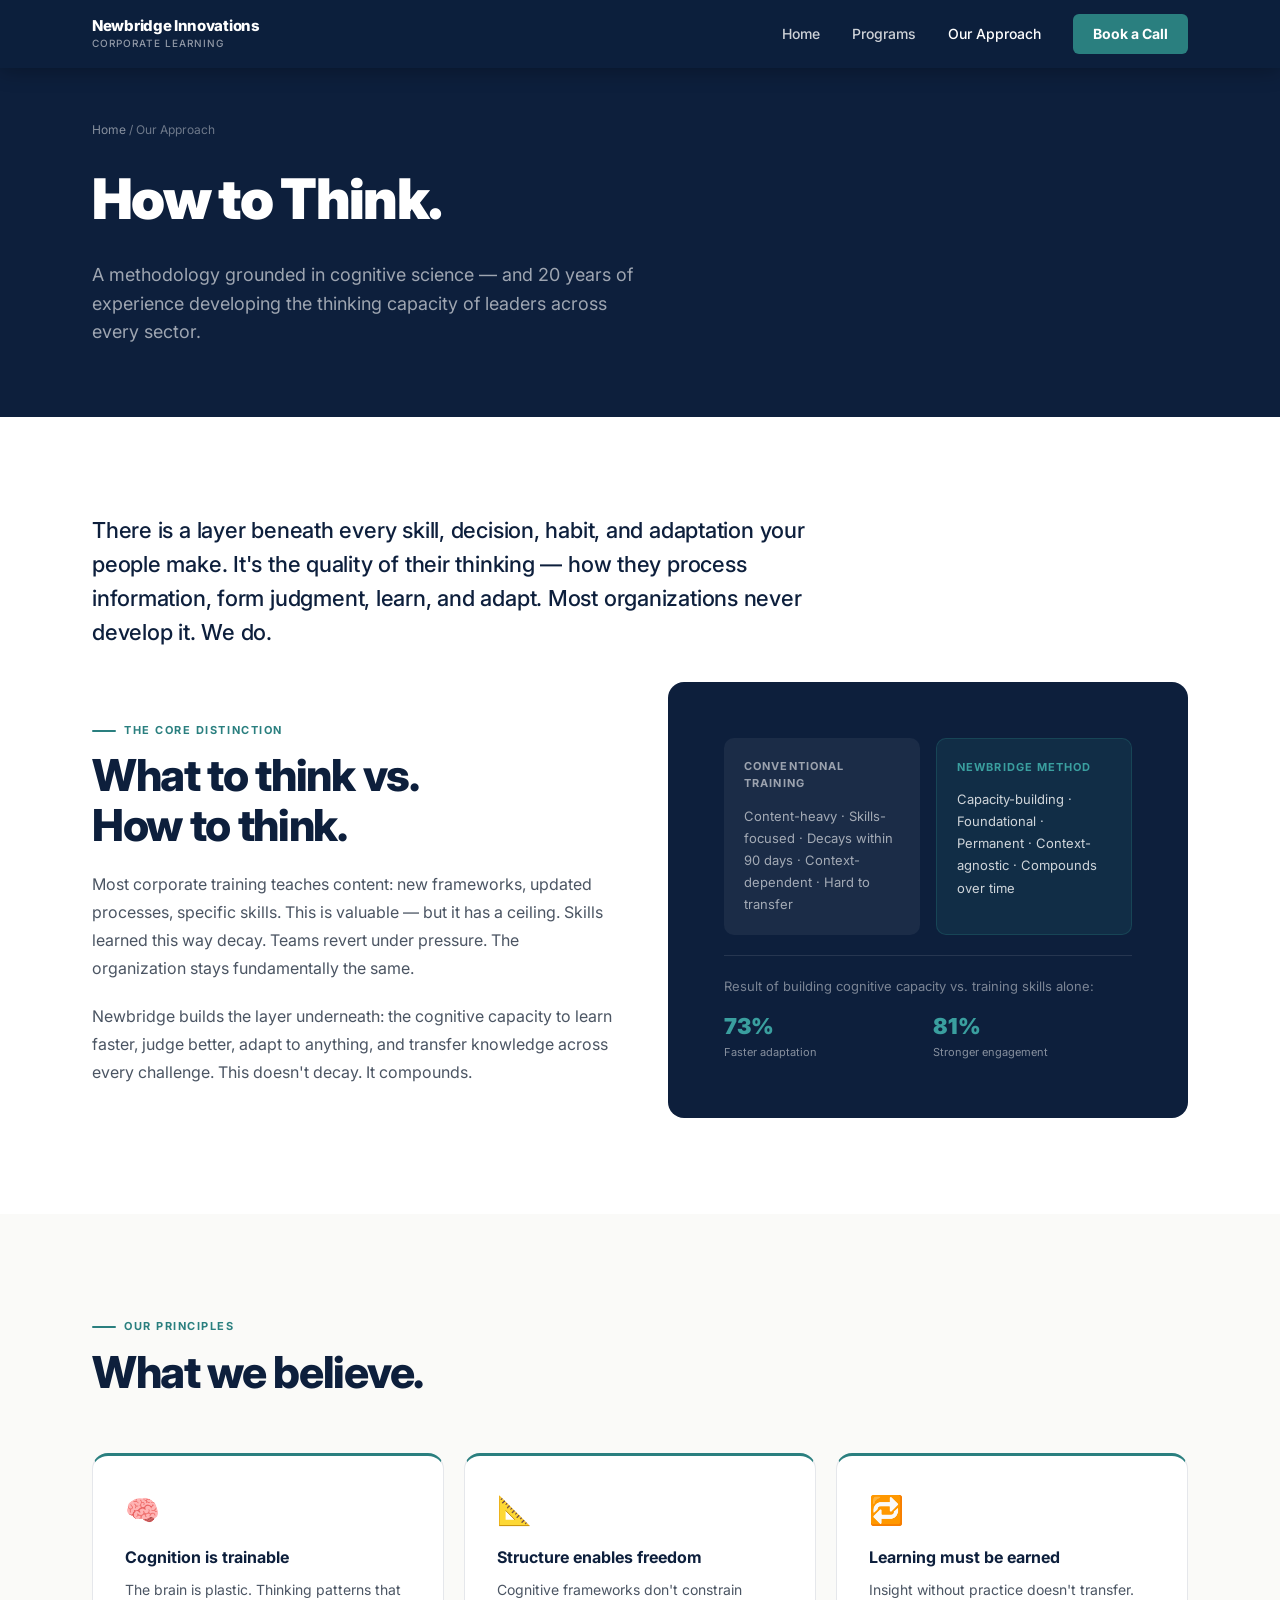
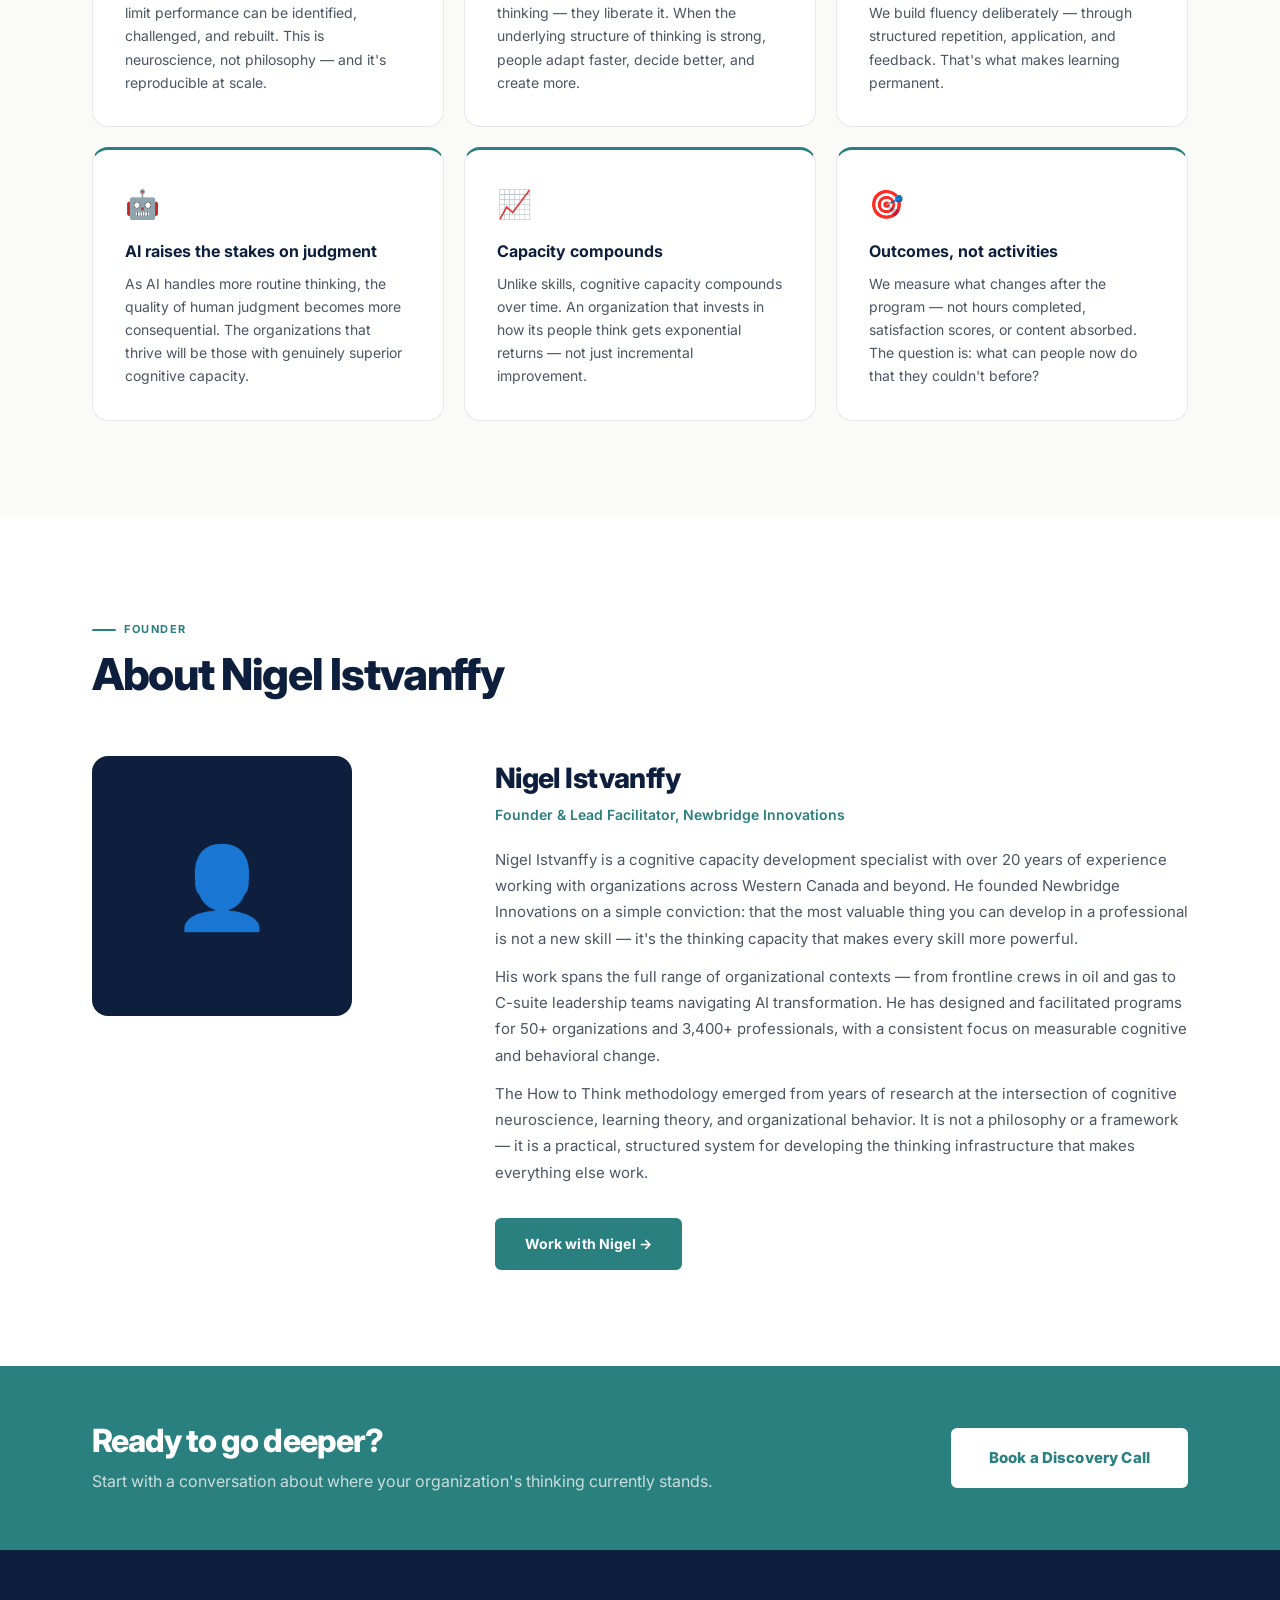
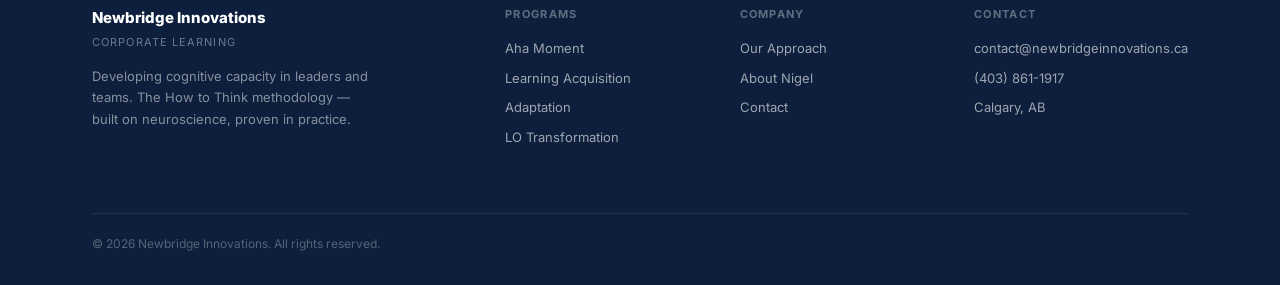
<file: about.html>
<!DOCTYPE html>
<html lang="en">
<head>
<meta charset="UTF-8">
<meta name="viewport" content="width=device-width, initial-scale=1.0">
<title>Our Approach — Newbridge Innovations</title>
<meta name="description" content="The How to Think methodology — why cognitive capacity is the foundation of every skill, decision, and adaptation your organization makes.">
<link rel="preconnect" href="https://fonts.googleapis.com">
<link href="https://fonts.googleapis.com/css2?family=Inter:wght@300;400;500;600;700;800;900&display=swap" rel="stylesheet">
<link rel="stylesheet" href="styles.css">
</head>
<body>

<nav class="site-nav scrolled">
  <div class="nav-inner">
    <a href="index.html" class="nav-logo">
      <span class="nav-logo-name">Newbridge Innovations</span>
      <span class="nav-logo-sub">Corporate Learning</span>
    </a>
    <div class="nav-links">
      <a href="index.html">Home</a>
      <a href="programs.html">Programs</a>
      <a href="about.html" class="active">Our Approach</a>
      <a href="contact.html" class="nav-cta">Book a Call</a>
    </div>
    <button class="nav-mobile-btn" onclick="toggleMobileMenu()">☰</button>
  </div>
</nav>
<div class="mobile-menu" id="mobile-menu">
  <button class="mobile-menu-close" onclick="toggleMobileMenu()">✕</button>
  <a href="index.html">Home</a>
  <a href="programs.html">Programs</a>
  <a href="about.html">Our Approach</a>
  <a href="contact.html">Book a Call</a>
</div>

<div class="page-hero">
  <div class="container">
    <div class="breadcrumb"><a href="index.html">Home</a> / Our Approach</div>
    <h1>How to Think.</h1>
    <p>A methodology grounded in cognitive science — and 20 years of experience developing the thinking capacity of leaders across every sector.</p>
  </div>
</div>

<!-- THE BIG IDEA -->
<section style="background:white;">
  <div class="container">
    <p class="about-lead">There is a layer beneath every skill, decision, habit, and adaptation your people make. It's the quality of their thinking — how they process information, form judgment, learn, and adapt. Most organizations never develop it. We do.</p>
    <div style="display:grid;grid-template-columns:1fr 1fr;gap:var(--space-xl);align-items:center;">
      <div>
        <div class="section-label">The Core Distinction</div>
        <h2 class="section-title">What to think vs.<br>How to think.</h2>
        <p style="font-size:16px;color:var(--dark-grey);line-height:1.75;margin-bottom:var(--space-md);">Most corporate training teaches content: new frameworks, updated processes, specific skills. This is valuable — but it has a ceiling. Skills learned this way decay. Teams revert under pressure. The organization stays fundamentally the same.</p>
        <p style="font-size:16px;color:var(--dark-grey);line-height:1.75;">Newbridge builds the layer underneath: the cognitive capacity to learn faster, judge better, adapt to anything, and transfer knowledge across every challenge. This doesn't decay. It compounds.</p>
      </div>
      <div style="background:var(--navy);border-radius:var(--radius-lg);padding:var(--space-xl);">
        <div style="display:grid;grid-template-columns:1fr 1fr;gap:16px;">
          <div style="background:rgba(255,255,255,.06);border-radius:var(--radius);padding:var(--space-md);">
            <div style="font-size:11px;font-weight:700;letter-spacing:.1em;text-transform:uppercase;color:var(--mid-grey);margin-bottom:12px;">Conventional Training</div>
            <div style="font-size:13px;color:rgba(255,255,255,.6);line-height:1.7;">Content-heavy · Skills-focused · Decays within 90 days · Context-dependent · Hard to transfer</div>
          </div>
          <div style="background:rgba(42,127,127,.15);border:1px solid rgba(42,127,127,.3);border-radius:var(--radius);padding:var(--space-md);">
            <div style="font-size:11px;font-weight:700;letter-spacing:.1em;text-transform:uppercase;color:var(--teal-light);margin-bottom:12px;">Newbridge Method</div>
            <div style="font-size:13px;color:rgba(255,255,255,.8);line-height:1.7;">Capacity-building · Foundational · Permanent · Context-agnostic · Compounds over time</div>
          </div>
        </div>
        <div style="margin-top:var(--space-md);padding-top:var(--space-md);border-top:1px solid rgba(255,255,255,.1);">
          <div style="font-size:13px;color:rgba(255,255,255,.45);">Result of building cognitive capacity vs. training skills alone:</div>
          <div style="display:grid;grid-template-columns:1fr 1fr;gap:10px;margin-top:12px;">
            <div><div style="font-size:22px;font-weight:900;color:var(--teal-light);">73%</div><div style="font-size:11px;color:rgba(255,255,255,.5);">Faster adaptation</div></div>
            <div><div style="font-size:22px;font-weight:900;color:var(--teal-light);">81%</div><div style="font-size:11px;color:rgba(255,255,255,.5);">Stronger engagement</div></div>
          </div>
        </div>
      </div>
    </div>
  </div>
</section>

<!-- PRINCIPLES -->
<section style="background:var(--off-white);">
  <div class="container">
    <div class="section-label">Our Principles</div>
    <h2 class="section-title">What we believe.</h2>
    <div class="principle-grid">
      <div class="principle-card">
        <div class="principle-icon">🧠</div>
        <div class="principle-title">Cognition is trainable</div>
        <div class="principle-desc">The brain is plastic. Thinking patterns that limit performance can be identified, challenged, and rebuilt. This is neuroscience, not philosophy — and it's reproducible at scale.</div>
      </div>
      <div class="principle-card">
        <div class="principle-icon">📐</div>
        <div class="principle-title">Structure enables freedom</div>
        <div class="principle-desc">Cognitive frameworks don't constrain thinking — they liberate it. When the underlying structure of thinking is strong, people adapt faster, decide better, and create more.</div>
      </div>
      <div class="principle-card">
        <div class="principle-icon">🔁</div>
        <div class="principle-title">Learning must be earned</div>
        <div class="principle-desc">Insight without practice doesn't transfer. We build fluency deliberately — through structured repetition, application, and feedback. That's what makes learning permanent.</div>
      </div>
      <div class="principle-card">
        <div class="principle-icon">🤖</div>
        <div class="principle-title">AI raises the stakes on judgment</div>
        <div class="principle-desc">As AI handles more routine thinking, the quality of human judgment becomes more consequential. The organizations that thrive will be those with genuinely superior cognitive capacity.</div>
      </div>
      <div class="principle-card">
        <div class="principle-icon">📈</div>
        <div class="principle-title">Capacity compounds</div>
        <div class="principle-desc">Unlike skills, cognitive capacity compounds over time. An organization that invests in how its people think gets exponential returns — not just incremental improvement.</div>
      </div>
      <div class="principle-card">
        <div class="principle-icon">🎯</div>
        <div class="principle-title">Outcomes, not activities</div>
        <div class="principle-desc">We measure what changes after the program — not hours completed, satisfaction scores, or content absorbed. The question is: what can people now do that they couldn't before?</div>
      </div>
    </div>
  </div>
</section>

<!-- ABOUT NIGEL -->
<section id="nigel" style="background:white;">
  <div class="container">
    <div class="section-label">Founder</div>
    <h2 class="section-title" style="margin-bottom:var(--space-xl);">About Nigel Istvanffy</h2>
    <div class="nigel-block">
      <div>
        <div class="nigel-avatar">👤</div>
      </div>
      <div class="nigel-bio">
        <div class="nigel-name">Nigel Istvanffy</div>
        <div class="nigel-title">Founder &amp; Lead Facilitator, Newbridge Innovations</div>
        <p>Nigel Istvanffy is a cognitive capacity development specialist with over 20 years of experience working with organizations across Western Canada and beyond. He founded Newbridge Innovations on a simple conviction: that the most valuable thing you can develop in a professional is not a new skill — it's the thinking capacity that makes every skill more powerful.</p>
        <p>His work spans the full range of organizational contexts — from frontline crews in oil and gas to C-suite leadership teams navigating AI transformation. He has designed and facilitated programs for 50+ organizations and 3,400+ professionals, with a consistent focus on measurable cognitive and behavioral change.</p>
        <p>The How to Think methodology emerged from years of research at the intersection of cognitive neuroscience, learning theory, and organizational behavior. It is not a philosophy or a framework — it is a practical, structured system for developing the thinking infrastructure that makes everything else work.</p>
        <div style="margin-top:var(--space-lg);">
          <a href="contact.html" class="btn btn-primary">Work with Nigel →</a>
        </div>
      </div>
    </div>
  </div>
</section>

<!-- CTA BAND -->
<div class="cta-band">
  <div class="container">
    <div class="cta-inner">
      <div class="cta-text">
        <h2>Ready to go deeper?</h2>
        <p>Start with a conversation about where your organization's thinking currently stands.</p>
      </div>
      <a href="contact.html" class="btn btn-white btn-lg">Book a Discovery Call</a>
    </div>
  </div>
</div>

<footer>
  <div class="container">
    <div class="footer-grid">
      <div>
        <div class="footer-brand-name">Newbridge Innovations</div>
        <div class="footer-brand-sub">Corporate Learning</div>
        <div class="footer-brand-desc">Developing cognitive capacity in leaders and teams. The How to Think methodology — built on neuroscience, proven in practice.</div>
      </div>
      <div class="footer-col">
        <h4>Programs</h4>
        <a href="programs.html#aha">Aha Moment</a>
        <a href="programs.html#acquisition">Learning Acquisition</a>
        <a href="programs.html#adaptation">Adaptation</a>
        <a href="programs.html#transformation">LO Transformation</a>
      </div>
      <div class="footer-col">
        <h4>Company</h4>
        <a href="about.html">Our Approach</a>
        <a href="about.html#nigel">About Nigel</a>
        <a href="contact.html">Contact</a>
      </div>
      <div class="footer-col">
        <h4>Contact</h4>
        <a href="mailto:contact@newbridgeinnovations.ca">contact@newbridgeinnovations.ca</a>
        <a href="tel:4038611917">(403) 861-1917</a>
        <a href="#">Calgary, AB</a>
      </div>
    </div>
    <div class="footer-bottom">
      <div class="footer-copy">© 2026 Newbridge Innovations. All rights reserved.</div>
    </div>
  </div>
</footer>
<script>function toggleMobileMenu(){document.getElementById('mobile-menu').classList.toggle('open');}</script>
</body>
</html>
</file>
<file: styles.css>
/* ============================================================
   Newbridge Innovations — Public Site
   Premium Editorial Design System
   ============================================================ */

@import url('https://fonts.googleapis.com/css2?family=Inter:wght@300;400;500;600;700;800;900&display=swap');

*, *::before, *::after { box-sizing: border-box; margin: 0; padding: 0; }

:root {
  /* Core Palette */
  --navy:        #0D1F3C;
  --navy-mid:    #162F56;
  --navy-light:  #1E3A5F;
  --teal:        #2A7F7F;
  --teal-light:  #3a9f9f;
  --teal-bg:     #e8f4f4;
  --gold:        #C9A84C;
  /* Neutrals */
  --white:       #FFFFFF;
  --off-white:   #FAFAF8;
  --light:       #F3F4F6;
  --border:      #E5E7EB;
  --mid-grey:    #9CA3AF;
  --dark-grey:   #4B5563;
  --text:        #111827;
  /* Semantic */
  --success:     #15803D;
  /* Spacing */
  --space-xs:    6px;
  --space-sm:    12px;
  --space-md:    20px;
  --space-lg:    32px;
  --space-xl:    56px;
  --space-2xl:   96px;
  /* Type */
  --font: 'Inter', -apple-system, BlinkMacSystemFont, 'Segoe UI', sans-serif;
  /* Layout */
  --max-w: 1160px;
  --radius: 10px;
  --radius-sm: 6px;
  --radius-lg: 16px;
}

html { scroll-behavior: smooth; }
body {
  font-family: var(--font);
  background: var(--off-white);
  color: var(--text);
  font-size: 16px;
  line-height: 1.6;
  -webkit-font-smoothing: antialiased;
}

/* ── LAYOUT ── */
.container { max-width: var(--max-w); margin: 0 auto; padding: 0 var(--space-lg); }
section { padding: var(--space-2xl) 0; }
section.tight { padding: var(--space-xl) 0; }

/* ── NAV ── */
.site-nav {
  position: fixed; top: 0; left: 0; right: 0; z-index: 200;
  background: transparent;
  transition: background .3s, box-shadow .3s;
  padding: 0;
}
.site-nav.scrolled {
  background: rgba(13,31,60,.97);
  box-shadow: 0 2px 20px rgba(0,0,0,.3);
  backdrop-filter: blur(10px);
}
.nav-inner {
  max-width: var(--max-w);
  margin: 0 auto;
  padding: 0 var(--space-lg);
  height: 68px;
  display: flex;
  align-items: center;
  justify-content: space-between;
}
.nav-logo { text-decoration: none; display: flex; flex-direction: column; }
.nav-logo-name { font-size: 15px; font-weight: 800; color: white; letter-spacing: -.3px; line-height: 1.2; }
.nav-logo-sub { font-size: 10px; color: rgba(255,255,255,.55); font-weight: 500; letter-spacing: .1em; text-transform: uppercase; }
.nav-links { display: flex; align-items: center; gap: var(--space-lg); }
.nav-links a { color: rgba(255,255,255,.8); text-decoration: none; font-size: 14px; font-weight: 500; transition: color .2s; }
.nav-links a:hover, .nav-links a.active { color: white; }
.nav-cta { background: var(--teal); color: white !important; padding: 9px 20px; border-radius: var(--radius-sm); font-weight: 700 !important; transition: background .2s !important; }
.nav-cta:hover { background: var(--teal-light) !important; color: white !important; }
.nav-mobile-btn { display: none; background: none; border: none; cursor: pointer; color: white; font-size: 22px; }

/* ── HERO ── */
.hero {
  background: var(--navy);
  padding: 140px 0 100px;
  position: relative;
  overflow: hidden;
}
.hero::before {
  content: '';
  position: absolute; inset: 0;
  background: radial-gradient(ellipse 80% 60% at 70% 50%, rgba(42,127,127,.12) 0%, transparent 70%),
              radial-gradient(ellipse 40% 80% at 10% 20%, rgba(30,58,95,.4) 0%, transparent 60%);
  pointer-events: none;
}
.hero-inner { position: relative; z-index: 1; max-width: var(--max-w); margin: 0 auto; padding: 0 var(--space-lg); }
.hero-eyebrow {
  display: inline-flex; align-items: center; gap: 10px;
  background: rgba(42,127,127,.18); border: 1px solid rgba(42,127,127,.35);
  color: var(--teal-light); font-size: 12px; font-weight: 600;
  letter-spacing: .12em; text-transform: uppercase;
  padding: 6px 14px; border-radius: 20px; margin-bottom: var(--space-md);
}
.hero-eyebrow::before { content:''; width:6px; height:6px; border-radius:50%; background:var(--teal-light); }
.hero h1 {
  font-size: clamp(40px, 6vw, 72px);
  font-weight: 900;
  color: white;
  line-height: 1.06;
  letter-spacing: -.03em;
  max-width: 820px;
  margin-bottom: var(--space-md);
}
.hero h1 em { color: var(--teal-light); font-style: normal; }
.hero-desc {
  font-size: 18px; color: rgba(255,255,255,.65);
  line-height: 1.7; max-width: 580px; margin-bottom: var(--space-lg);
}
.hero-actions { display: flex; gap: 14px; flex-wrap: wrap; align-items: center; }
.hero-sub { font-size: 13px; color: rgba(255,255,255,.4); margin-top: var(--space-md); }

/* ── BUTTONS ── */
.btn { display: inline-flex; align-items: center; gap: 8px; font-family: var(--font); font-size: 14px; font-weight: 700; border-radius: var(--radius-sm); padding: 13px 28px; cursor: pointer; border: 2px solid transparent; text-decoration: none; transition: all .2s; letter-spacing: .01em; }
.btn-primary { background: var(--teal); color: white; border-color: var(--teal); }
.btn-primary:hover { background: var(--teal-light); border-color: var(--teal-light); }
.btn-outline-white { background: transparent; color: white; border-color: rgba(255,255,255,.35); }
.btn-outline-white:hover { border-color: white; background: rgba(255,255,255,.08); }
.btn-outline-navy { background: transparent; color: var(--navy); border-color: var(--border); }
.btn-outline-navy:hover { border-color: var(--navy); }
.btn-navy { background: var(--navy); color: white; border-color: var(--navy); }
.btn-navy:hover { background: var(--navy-mid); }
.btn-lg { padding: 16px 36px; font-size: 15px; }
.btn-sm { padding: 8px 18px; font-size: 13px; }

/* ── STATS BAR ── */
.stats-bar { background: var(--navy-mid); padding: var(--space-lg) 0; border-bottom: 1px solid rgba(255,255,255,.07); }
.stats-inner { display: grid; grid-template-columns: repeat(3, 1fr); gap: var(--space-lg); }
.stat-item { text-align: center; }
.stat-num { font-size: 42px; font-weight: 900; color: white; letter-spacing: -.04em; line-height: 1; }
.stat-label { font-size: 13px; color: rgba(255,255,255,.55); margin-top: 6px; font-weight: 500; }

/* ── SECTION LABELS ── */
.section-label {
  display: inline-flex; align-items: center; gap: 8px;
  font-size: 11px; font-weight: 700; letter-spacing: .14em; text-transform: uppercase;
  color: var(--teal); margin-bottom: var(--space-sm);
}
.section-label::before { content:''; width:24px; height:2px; background: var(--teal); border-radius: 2px; }
h2.section-title {
  font-size: clamp(28px, 4vw, 44px);
  font-weight: 800; color: var(--navy); letter-spacing: -.03em;
  line-height: 1.12; margin-bottom: var(--space-md);
}
h2.section-title.white { color: white; }
.section-desc { font-size: 17px; color: var(--dark-grey); line-height: 1.7; max-width: 640px; }
.section-desc.white { color: rgba(255,255,255,.65); }

/* ── PROBLEM SECTION ── */
.problem { background: var(--off-white); }
.problem-grid { display: grid; grid-template-columns: 1fr 1fr; gap: var(--space-xl); align-items: center; }
.problem-points { display: flex; flex-direction: column; gap: var(--space-md); margin-top: var(--space-lg); }
.problem-point { display: flex; gap: 16px; align-items: flex-start; }
.pp-icon { width: 40px; height: 40px; border-radius: 10px; display: flex; align-items: center; justify-content: center; font-size: 18px; flex-shrink: 0; background: var(--light); }
.pp-title { font-size: 14px; font-weight: 700; color: var(--navy); margin-bottom: 3px; }
.pp-desc { font-size: 14px; color: var(--dark-grey); line-height: 1.6; }
.problem-callout {
  background: var(--navy);
  border-radius: var(--radius-lg);
  padding: var(--space-xl);
  color: white;
}
.problem-callout blockquote {
  font-size: 22px; font-weight: 700; line-height: 1.4;
  color: white; letter-spacing: -.02em; margin-bottom: var(--space-md);
}
.problem-callout blockquote em { color: var(--teal-light); font-style: normal; }
.callout-source { font-size: 13px; color: rgba(255,255,255,.5); }

/* ── APPROACH SECTION ── */
.approach { background: white; }
.approach-steps { display: grid; grid-template-columns: repeat(4,1fr); gap: var(--space-md); margin-top: var(--space-xl); }
.approach-step { position: relative; }
.step-num { font-size: 52px; font-weight: 900; color: var(--teal-bg); letter-spacing: -.04em; line-height: 1; margin-bottom: var(--space-sm); }
.step-title { font-size: 16px; font-weight: 700; color: var(--navy); margin-bottom: 8px; }
.step-desc { font-size: 14px; color: var(--dark-grey); line-height: 1.6; }
.approach-connector { display: grid; grid-template-columns: 1fr 1fr; gap: var(--space-xl); align-items: center; margin-top: var(--space-xl); }
.approach-quote { padding: var(--space-lg); border-left: 4px solid var(--teal); }
.approach-quote p { font-size: 20px; font-weight: 600; color: var(--navy); line-height: 1.5; letter-spacing: -.01em; }
.approach-stats { display: grid; grid-template-columns: 1fr 1fr; gap: 12px; }
.astat { background: var(--navy); border-radius: var(--radius); padding: var(--space-md); }
.astat-num { font-size: 32px; font-weight: 900; color: var(--teal-light); letter-spacing: -.04em; }
.astat-label { font-size: 12px; color: rgba(255,255,255,.6); margin-top: 4px; line-height: 1.4; }

/* ── PROGRAMS ── */
.programs-section { background: var(--off-white); }
.programs-grid { display: grid; grid-template-columns: repeat(3,1fr); gap: var(--space-md); margin-top: var(--space-xl); }
.program-card {
  background: white; border: 1px solid var(--border); border-radius: var(--radius-lg);
  padding: var(--space-lg); display: flex; flex-direction: column;
  transition: box-shadow .2s, transform .2s; cursor: pointer;
  text-decoration: none; color: inherit;
  border-top: 3px solid var(--teal);
}
.program-card:hover { box-shadow: 0 8px 32px rgba(0,0,0,.1); transform: translateY(-2px); }
.prog-format { font-size: 11px; font-weight: 700; letter-spacing: .1em; text-transform: uppercase; color: var(--teal); margin-bottom: 10px; }
.prog-name { font-size: 20px; font-weight: 800; color: var(--navy); letter-spacing: -.02em; margin-bottom: 6px; }
.prog-tagline { font-size: 13px; color: var(--teal); font-weight: 600; margin-bottom: var(--space-sm); }
.prog-desc { font-size: 14px; color: var(--dark-grey); line-height: 1.65; flex: 1; }
.prog-footer { display: flex; justify-content: space-between; align-items: center; margin-top: var(--space-md); padding-top: var(--space-md); border-top: 1px solid var(--border); }
.prog-duration { font-size: 12px; color: var(--mid-grey); font-weight: 500; }
.prog-price { font-size: 13px; font-weight: 700; color: var(--navy); }
.prog-cta { font-size: 12px; font-weight: 700; color: var(--teal); text-decoration: none; }
.prog-cta:hover { text-decoration: underline; }

/* ── INDUSTRIES ── */
.industries { background: var(--navy); }
.industries-grid { display: grid; grid-template-columns: repeat(5,1fr); gap: 12px; margin-top: var(--space-xl); }
.industry-pill {
  background: rgba(255,255,255,.07); border: 1px solid rgba(255,255,255,.12);
  border-radius: var(--radius); padding: 16px;
  text-align: center; transition: background .2s, border-color .2s;
}
.industry-pill:hover { background: rgba(42,127,127,.2); border-color: rgba(42,127,127,.5); }
.ind-icon { font-size: 26px; margin-bottom: 8px; }
.ind-name { font-size: 13px; font-weight: 600; color: rgba(255,255,255,.85); }

/* ── TESTIMONIALS ── */
.testimonials { background: var(--light); }
.testimonials-grid { display: grid; grid-template-columns: repeat(3,1fr); gap: var(--space-md); margin-top: var(--space-xl); }
.testimonial-card {
  background: white; border-radius: var(--radius-lg); padding: var(--space-lg);
  border: 1px solid var(--border); display: flex; flex-direction: column;
}
.tcard-quote { font-size: 17px; font-weight: 500; color: var(--navy); line-height: 1.6; flex: 1; margin-bottom: var(--space-md); }
.tcard-quote::before { content: '"'; font-size: 48px; line-height: 1; color: var(--teal); font-weight: 900; display: block; margin-bottom: -8px; }
.tcard-name { font-size: 14px; font-weight: 700; color: var(--navy); }
.tcard-title { font-size: 12px; color: var(--mid-grey); margin-top: 2px; }
.tcard-program { display: inline-block; margin-top: var(--space-sm); font-size: 11px; font-weight: 700; color: var(--teal); background: var(--teal-bg); padding: 3px 10px; border-radius: 20px; }

/* ── CTA BAND ── */
.cta-band { background: var(--teal); padding: var(--space-xl) 0; }
.cta-inner { display: flex; align-items: center; justify-content: space-between; gap: var(--space-lg); }
.cta-text h2 { font-size: 32px; font-weight: 800; color: white; letter-spacing: -.03em; line-height: 1.2; }
.cta-text p { font-size: 16px; color: rgba(255,255,255,.75); margin-top: 8px; }
.btn-white { background: white; color: var(--teal); border-color: white; font-weight: 800; }
.btn-white:hover { background: var(--off-white); }

/* ── FOOTER ── */
footer {
  background: var(--navy);
  padding: var(--space-xl) 0 var(--space-lg);
  color: rgba(255,255,255,.6);
}
.footer-grid { display: grid; grid-template-columns: 2fr 1fr 1fr 1fr; gap: var(--space-xl); margin-bottom: var(--space-xl); }
.footer-brand-name { font-size: 15px; font-weight: 800; color: white; margin-bottom: 4px; }
.footer-brand-sub { font-size: 11px; letter-spacing: .1em; text-transform: uppercase; color: rgba(255,255,255,.4); margin-bottom: 14px; }
.footer-brand-desc { font-size: 13px; line-height: 1.65; color: rgba(255,255,255,.5); max-width: 280px; }
.footer-col h4 { font-size: 11px; font-weight: 700; letter-spacing: .12em; text-transform: uppercase; color: rgba(255,255,255,.35); margin-bottom: 14px; }
.footer-col a { display: block; font-size: 13px; color: rgba(255,255,255,.6); text-decoration: none; margin-bottom: 9px; transition: color .2s; }
.footer-col a:hover { color: white; }
.footer-bottom { border-top: 1px solid rgba(255,255,255,.08); padding-top: var(--space-md); display: flex; justify-content: space-between; align-items: center; }
.footer-copy { font-size: 12px; color: rgba(255,255,255,.3); }

/* ── INNER PAGE HERO ── */
.page-hero { background: var(--navy); padding: 120px 0 70px; }
.page-hero h1 { font-size: clamp(32px,5vw,56px); font-weight: 900; color: white; letter-spacing: -.03em; margin-bottom: 16px; }
.page-hero p { font-size: 18px; color: rgba(255,255,255,.6); max-width: 560px; }
.breadcrumb { font-size: 12px; color: rgba(255,255,255,.4); margin-bottom: 16px; }
.breadcrumb a { color: rgba(255,255,255,.5); text-decoration: none; }
.breadcrumb a:hover { color: white; }

/* ── PROGRAM DETAIL (programs page) ── */
.program-detail { background: white; border: 1px solid var(--border); border-radius: var(--radius-lg); padding: var(--space-xl); margin-bottom: var(--space-md); }
.prog-detail-header { display: flex; justify-content: space-between; align-items: flex-start; margin-bottom: var(--space-lg); flex-wrap: wrap; gap: var(--space-md); }
.prog-detail-meta { font-size: 12px; color: var(--mid-grey); display: flex; gap: 14px; flex-wrap: wrap; margin-top: 6px; }
.prog-detail-body { display: grid; grid-template-columns: 1fr 1fr; gap: var(--space-xl); }
.outcomes-list { list-style: none; display: flex; flex-direction: column; gap: 10px; margin-top: var(--space-sm); }
.outcomes-list li { display: flex; align-items: flex-start; gap: 10px; font-size: 14px; color: var(--dark-grey); }
.outcomes-list li::before { content:'✓'; color: var(--teal); font-weight: 800; flex-shrink: 0; margin-top: 1px; }
.pricing-tiers { display: flex; flex-direction: column; gap: 10px; margin-top: var(--space-sm); }
.pricing-tier { background: var(--off-white); border: 1px solid var(--border); border-radius: var(--radius); padding: 12px 16px; display: flex; justify-content: space-between; align-items: center; }
.tier-name { font-size: 13px; font-weight: 600; color: var(--navy); }
.tier-price { font-size: 15px; font-weight: 800; color: var(--teal); }
.tier-notes { font-size: 11px; color: var(--mid-grey); }

/* ── ABOUT PAGE ── */
.about-lead { font-size: 22px; font-weight: 500; color: var(--navy); line-height: 1.55; letter-spacing: -.01em; margin-bottom: var(--space-lg); max-width: 760px; }
.principle-grid { display: grid; grid-template-columns: repeat(3,1fr); gap: var(--space-md); margin-top: var(--space-xl); }
.principle-card { background: white; border: 1px solid var(--border); border-radius: var(--radius-lg); padding: var(--space-lg); border-top: 3px solid var(--teal); }
.principle-icon { font-size: 28px; margin-bottom: 12px; }
.principle-title { font-size: 16px; font-weight: 700; color: var(--navy); margin-bottom: 8px; }
.principle-desc { font-size: 14px; color: var(--dark-grey); line-height: 1.65; }
.nigel-block { display: grid; grid-template-columns: 1fr 2fr; gap: var(--space-xl); align-items: start; }
.nigel-avatar { width: 100%; aspect-ratio: 1; background: var(--navy); border-radius: var(--radius-lg); display: flex; align-items: center; justify-content: center; font-size: 80px; max-width: 260px; }
.nigel-name { font-size: 28px; font-weight: 800; color: var(--navy); letter-spacing: -.02em; margin-bottom: 4px; }
.nigel-title { font-size: 14px; color: var(--teal); font-weight: 600; margin-bottom: var(--space-md); }
.nigel-bio p { font-size: 15px; color: var(--dark-grey); line-height: 1.75; margin-bottom: var(--space-sm); }

/* ── CONTACT PAGE ── */
.contact-grid { display: grid; grid-template-columns: 2fr 1fr; gap: var(--space-xl); align-items: start; }
.contact-form { background: white; border: 1px solid var(--border); border-radius: var(--radius-lg); padding: var(--space-xl); }
.form-group { margin-bottom: var(--space-md); }
.form-label { display: block; font-size: 12px; font-weight: 700; letter-spacing: .06em; text-transform: uppercase; color: var(--dark-grey); margin-bottom: 6px; }
.form-control { width: 100%; border: 1.5px solid var(--border); border-radius: var(--radius-sm); padding: 11px 14px; font-size: 14px; font-family: var(--font); color: var(--text); outline: none; transition: border-color .2s; background: var(--off-white); }
.form-control:focus { border-color: var(--teal); background: white; }
textarea.form-control { resize: vertical; line-height: 1.6; }
.form-row { display: grid; grid-template-columns: 1fr 1fr; gap: var(--space-md); }
.contact-info-card { background: var(--navy); border-radius: var(--radius-lg); padding: var(--space-lg); color: white; margin-bottom: var(--space-md); }
.ci-label { font-size: 10px; font-weight: 700; letter-spacing: .12em; text-transform: uppercase; color: rgba(255,255,255,.4); margin-bottom: 4px; }
.ci-value { font-size: 15px; font-weight: 600; color: white; }
.booking-box { background: var(--teal-bg); border: 1px solid rgba(42,127,127,.3); border-radius: var(--radius-lg); padding: var(--space-lg); text-align: center; }
.booking-box h3 { font-size: 17px; font-weight: 700; color: var(--navy); margin-bottom: 8px; }
.booking-box p { font-size: 13px; color: var(--dark-grey); margin-bottom: var(--space-md); }

/* ── MOBILE NAV ── */
.mobile-menu { display: none; position: fixed; inset: 0; background: var(--navy); z-index: 300; padding: var(--space-lg); flex-direction: column; gap: var(--space-md); }
.mobile-menu.open { display: flex; }
.mobile-menu a { color: white; text-decoration: none; font-size: 22px; font-weight: 700; }
.mobile-menu-close { align-self: flex-end; background: none; border: none; color: white; font-size: 28px; cursor: pointer; }

/* ── UTILITIES ── */
.text-teal { color: var(--teal); }
.text-navy { color: var(--navy); }
.flex-center { display: flex; align-items: center; justify-content: center; }
.divider { height: 1px; background: var(--border); margin: var(--space-xl) 0; }
.mt-lg { margin-top: var(--space-lg); }
.mt-xl { margin-top: var(--space-xl); }

/* ── RESPONSIVE ── */
@media (max-width: 1024px) {
  .programs-grid { grid-template-columns: repeat(2,1fr); }
  .footer-grid { grid-template-columns: 1fr 1fr; gap: var(--space-lg); }
  .approach-steps { grid-template-columns: repeat(2,1fr); }
  .industries-grid { grid-template-columns: repeat(4,1fr); }
}
@media (max-width: 768px) {
  .nav-links { display: none; }
  .nav-mobile-btn { display: block; }
  .hero { padding: 110px 0 70px; }
  .problem-grid, .approach-connector, .nigel-block, .contact-grid { grid-template-columns: 1fr; }
  .programs-grid, .testimonials-grid, .principle-grid { grid-template-columns: 1fr; }
  .approach-steps { grid-template-columns: 1fr 1fr; }
  .industries-grid { grid-template-columns: repeat(2,1fr); }
  .stats-inner { grid-template-columns: 1fr; gap: var(--space-md); }
  .prog-detail-body { grid-template-columns: 1fr; }
  .form-row { grid-template-columns: 1fr; }
  .cta-inner { flex-direction: column; text-align: center; }
  section { padding: var(--space-xl) 0; }
  .footer-grid { grid-template-columns: 1fr; }
}
</file>
